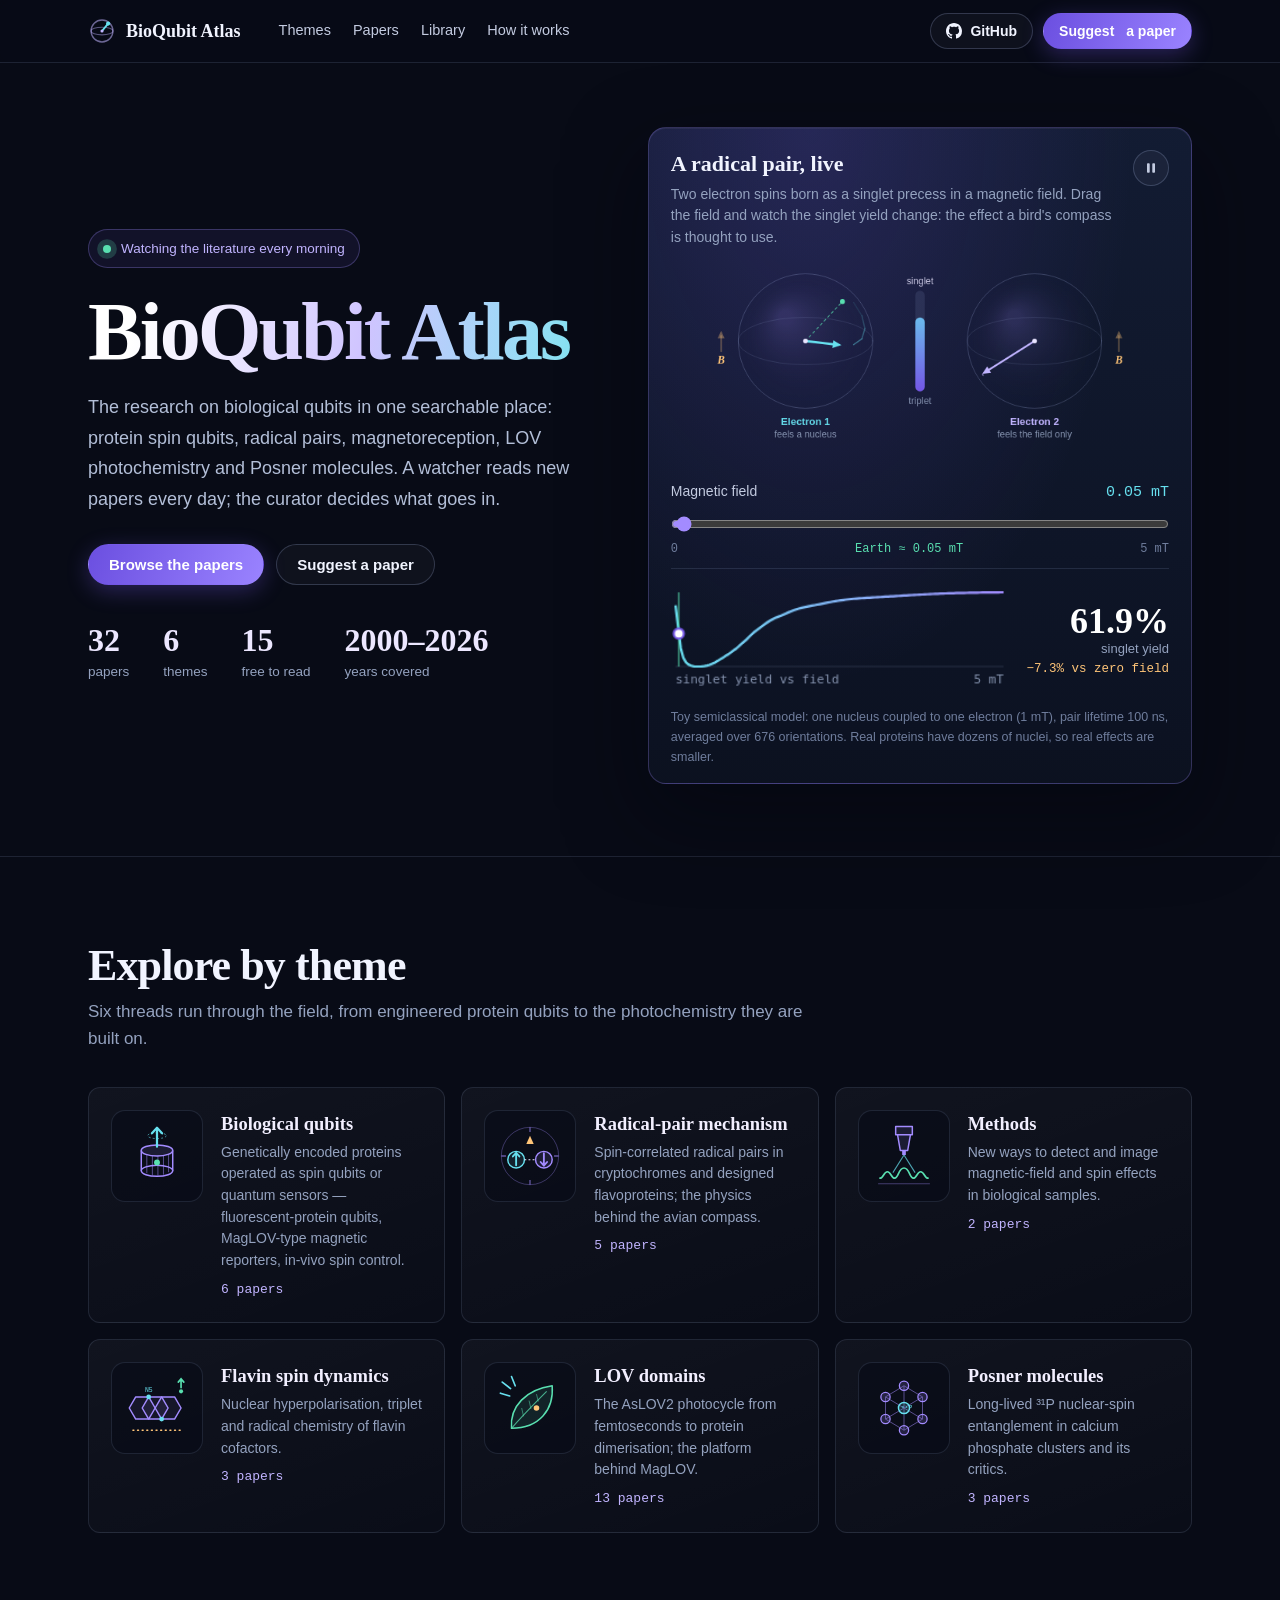
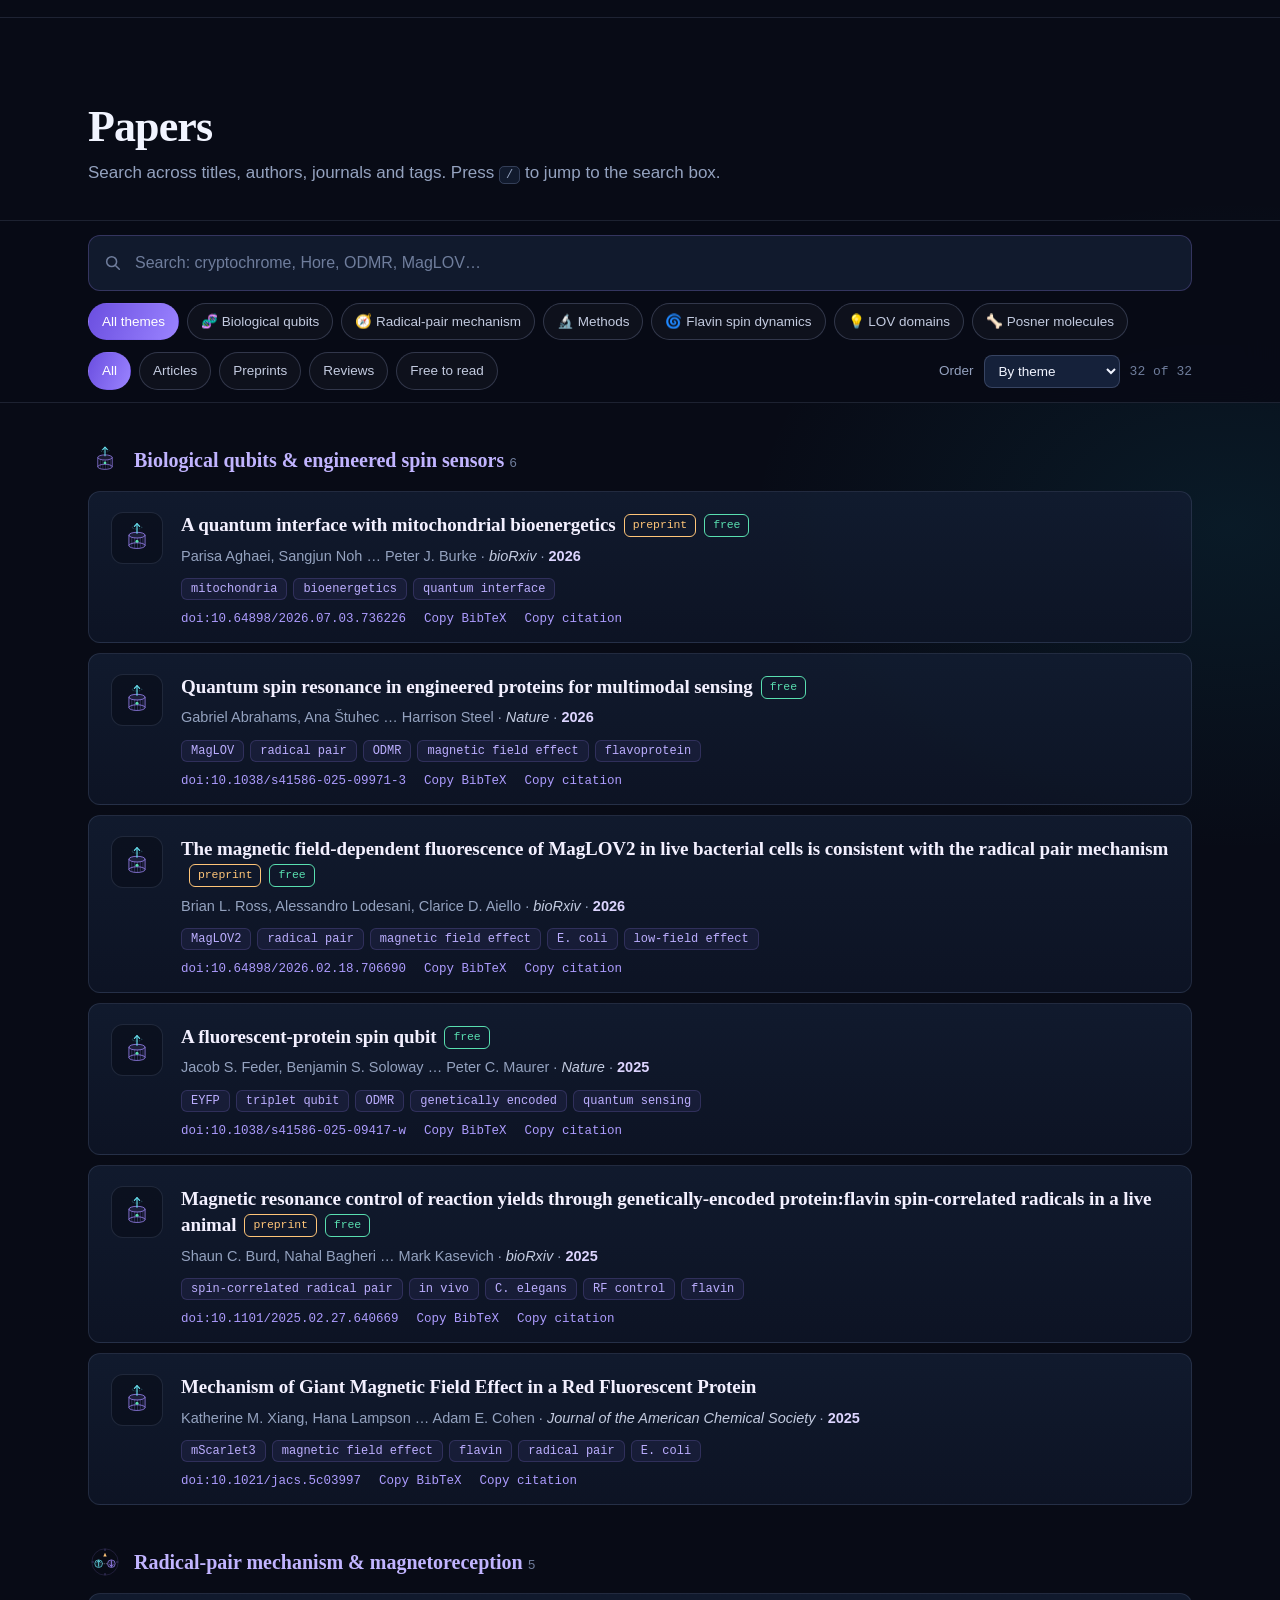
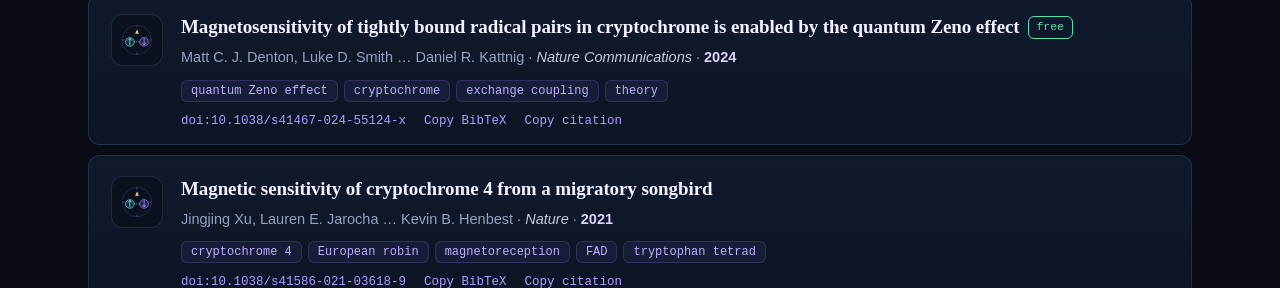
<file: index.html>
<!DOCTYPE html>
<html lang="en"><head><meta charset="utf-8">
<meta http-equiv="Content-Security-Policy" content="default-src 'none'; base-uri 'none'">
<title>BioQubit Atlas</title>
<meta http-equiv="refresh" content="0; url=docs/">
<link rel="canonical" href="docs/">
</head><body><p>Opening the <a href="docs/">BioQubit Atlas</a>…</p></body></html>
</file>
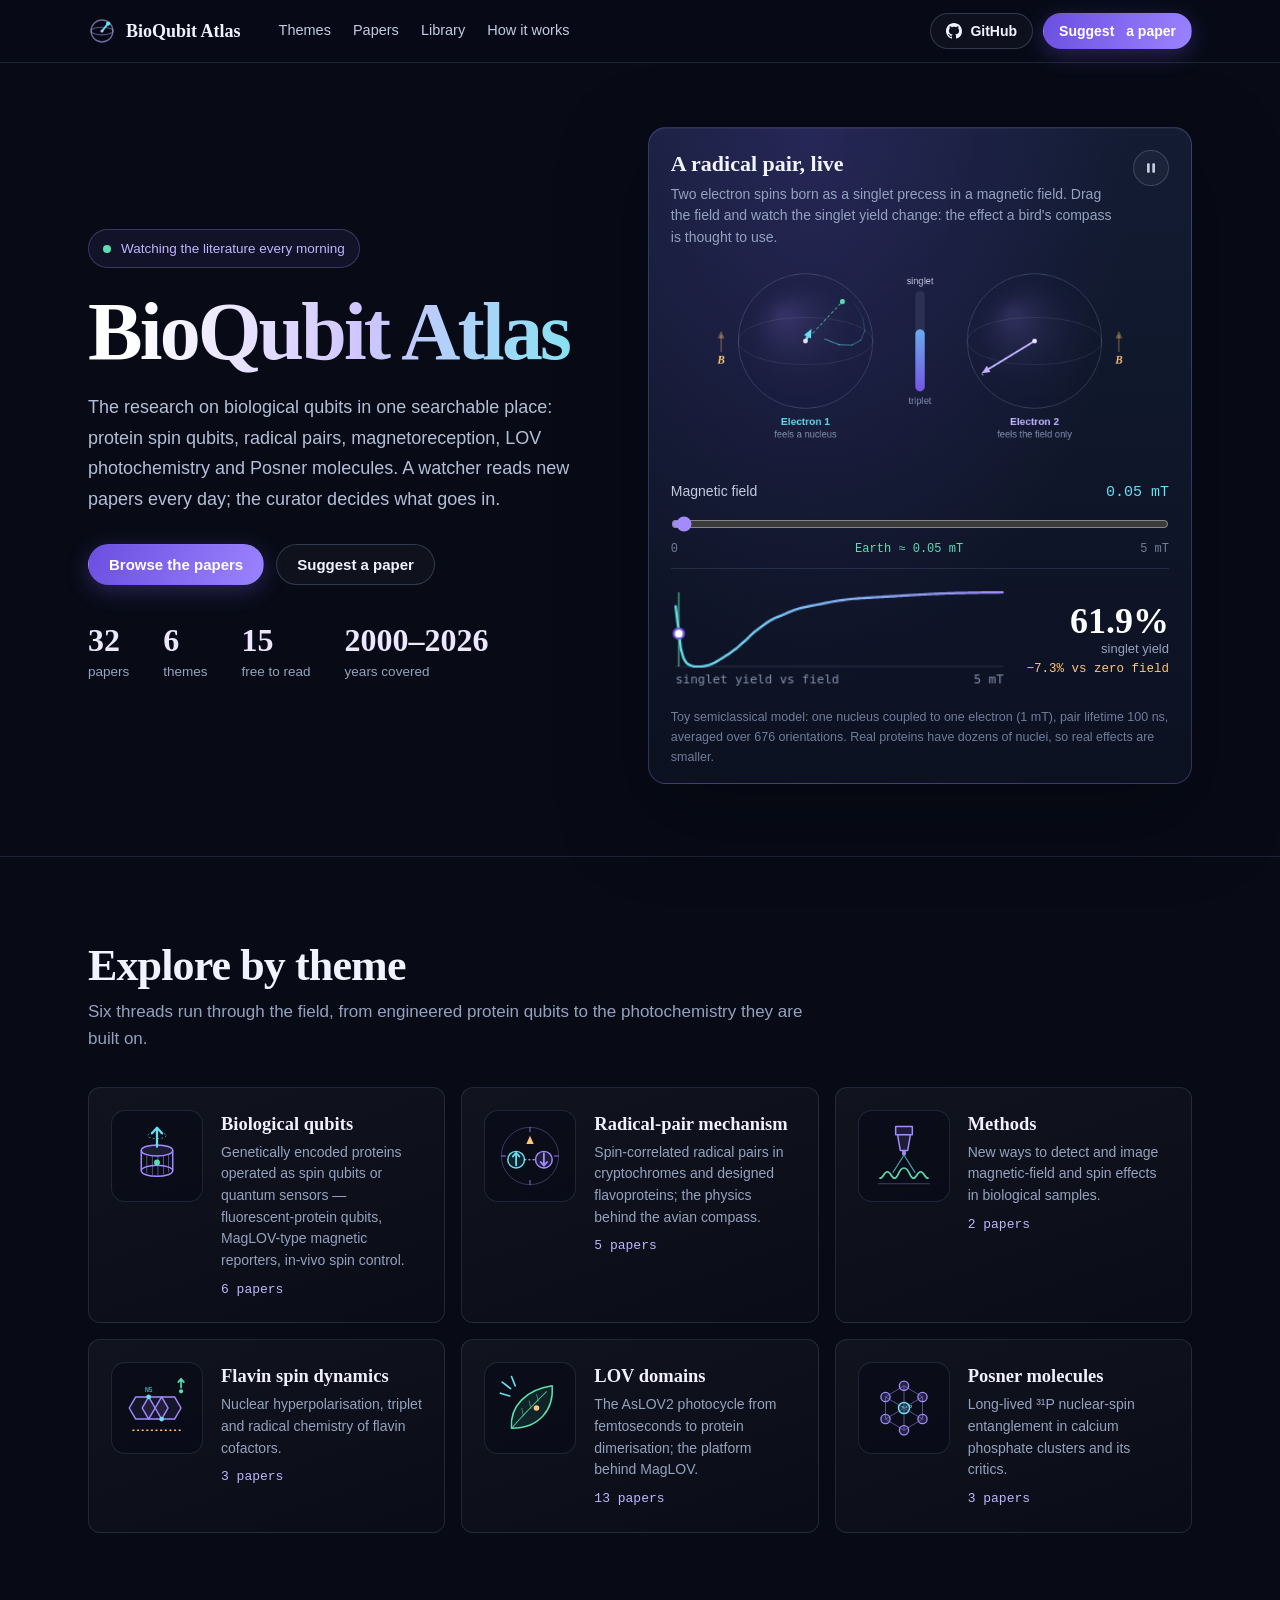
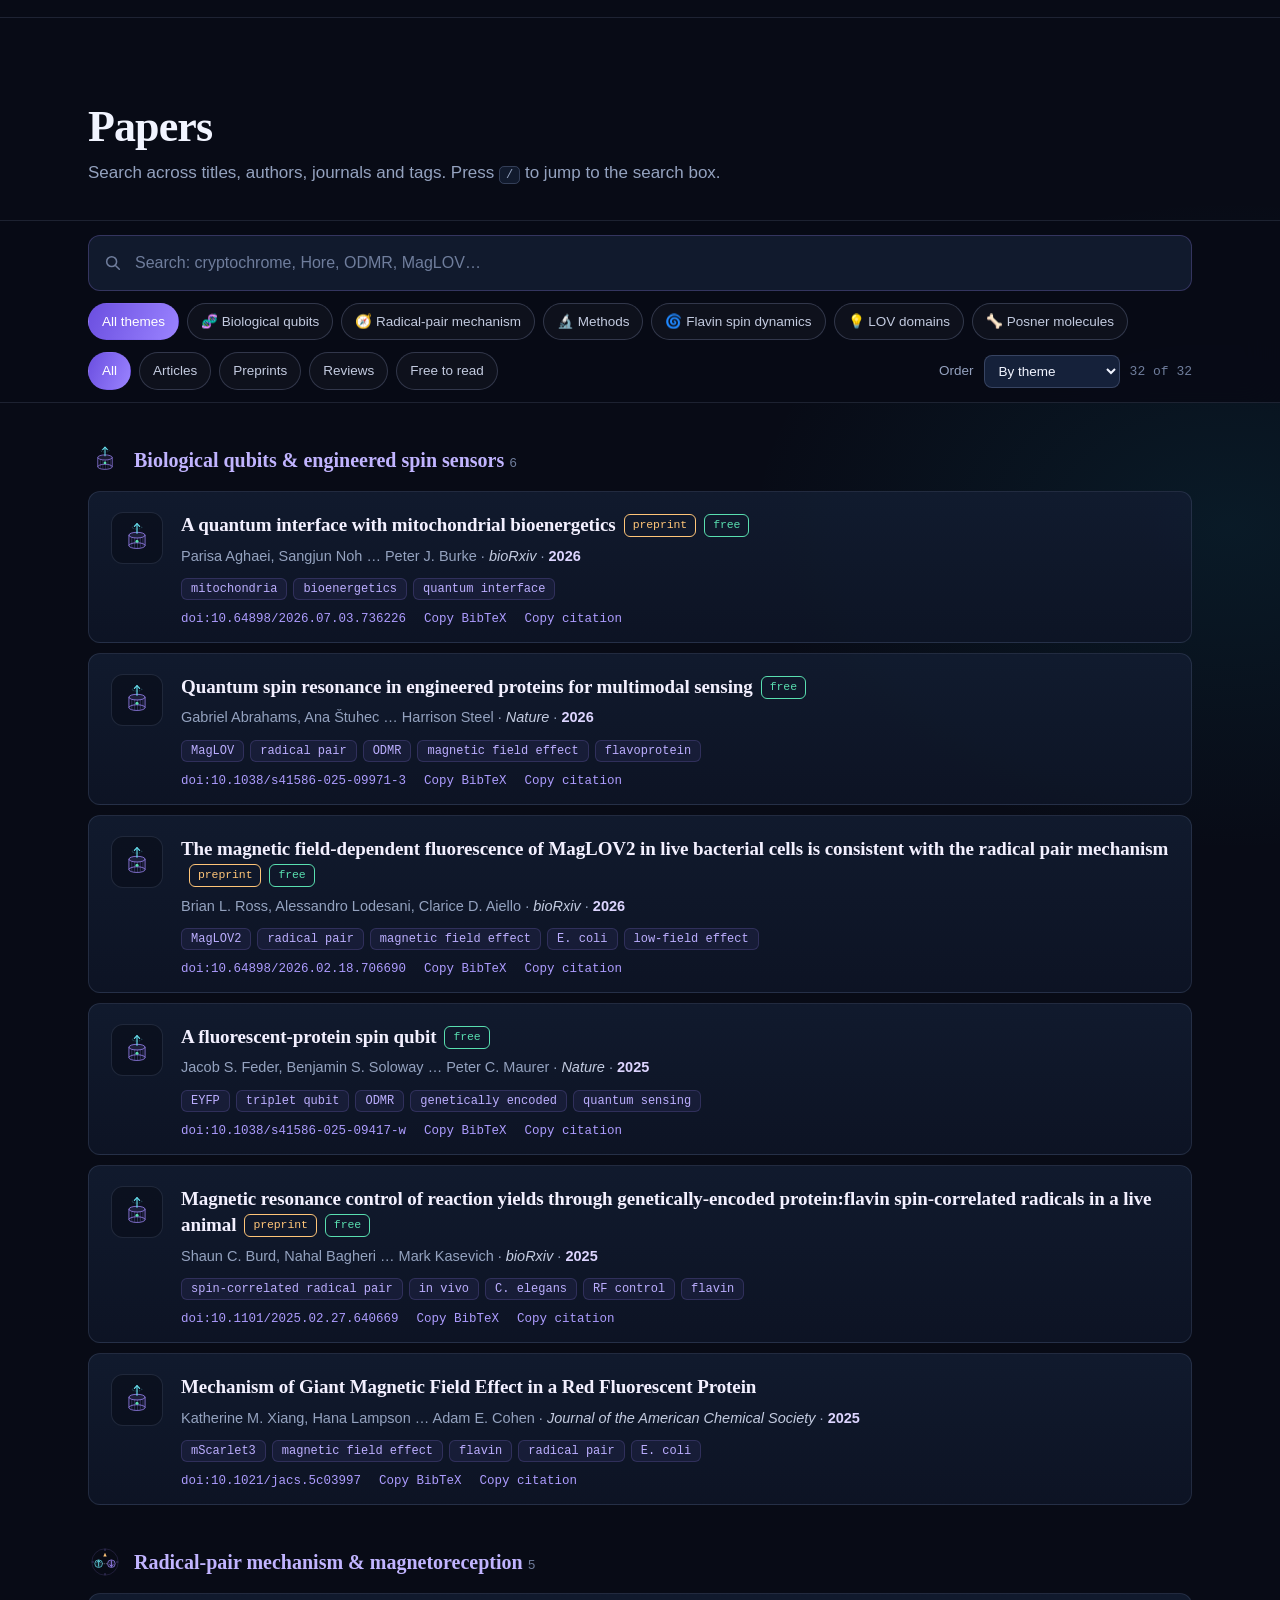
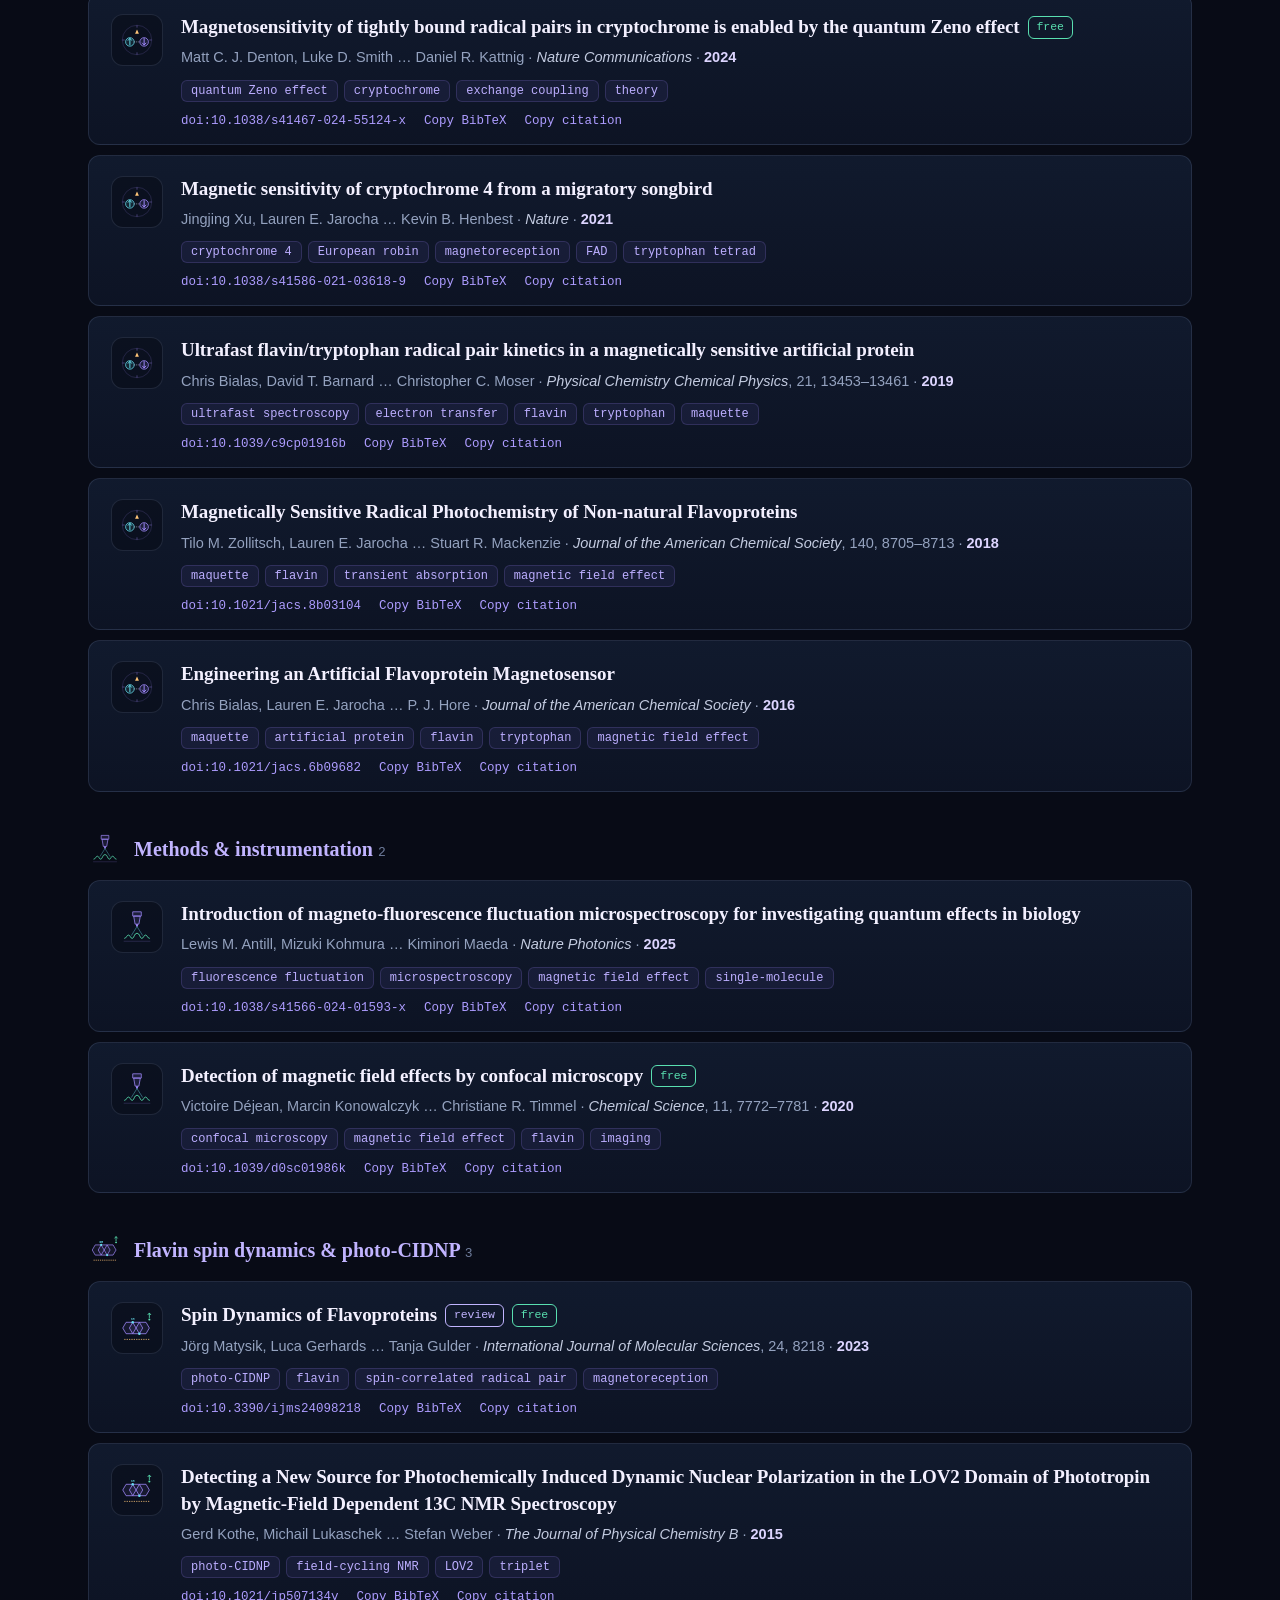
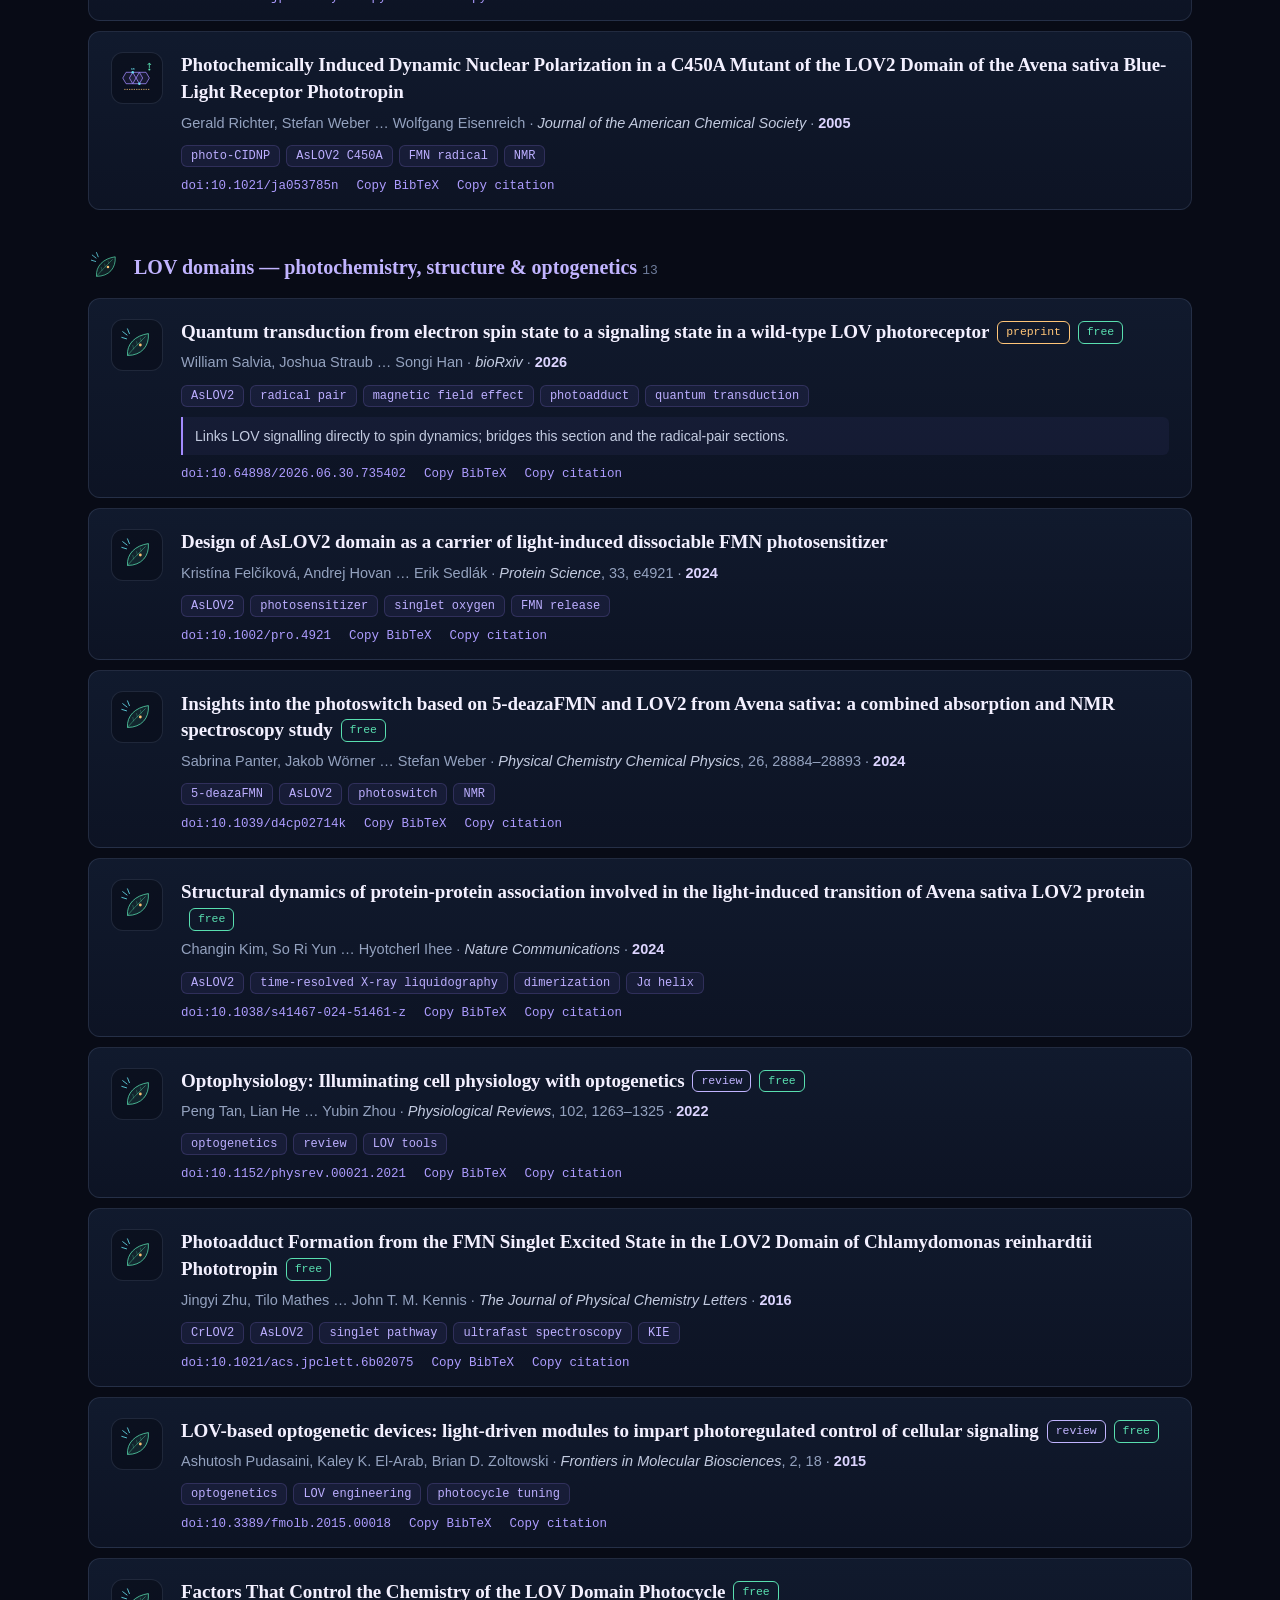
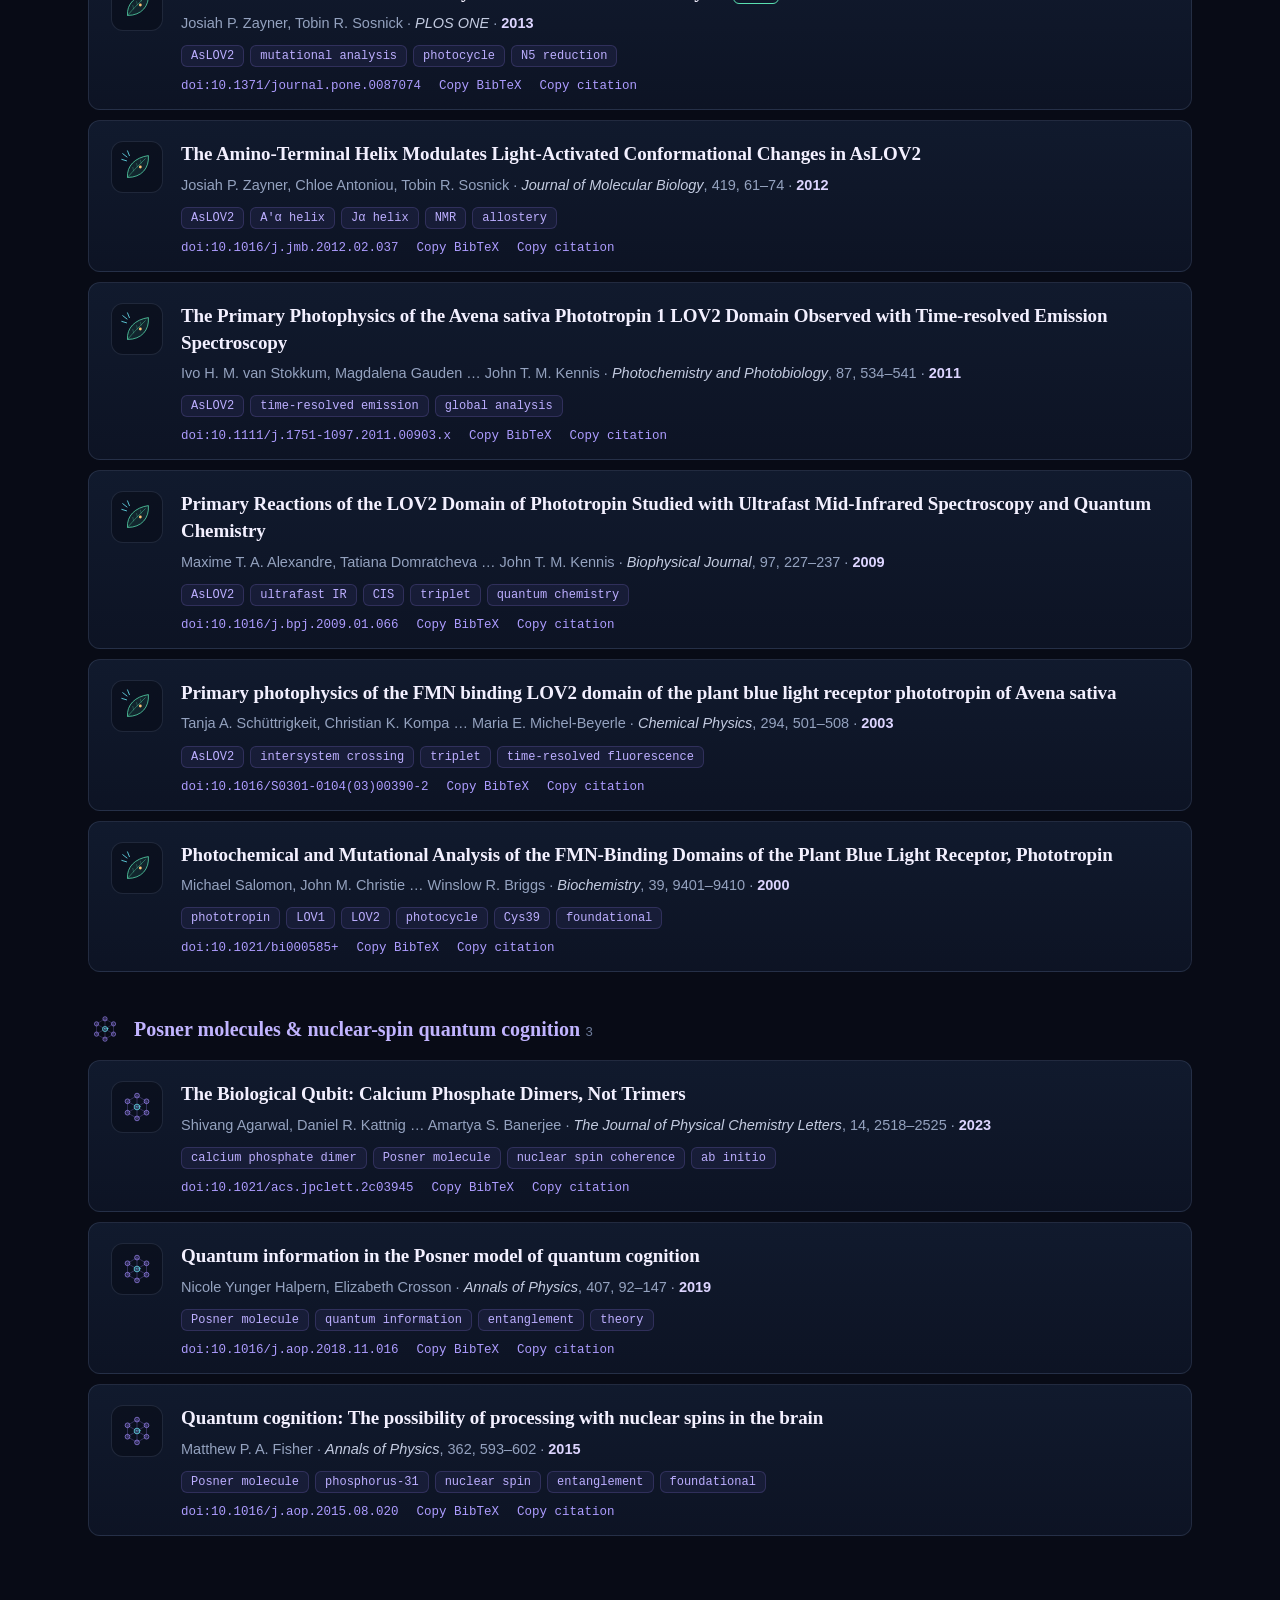
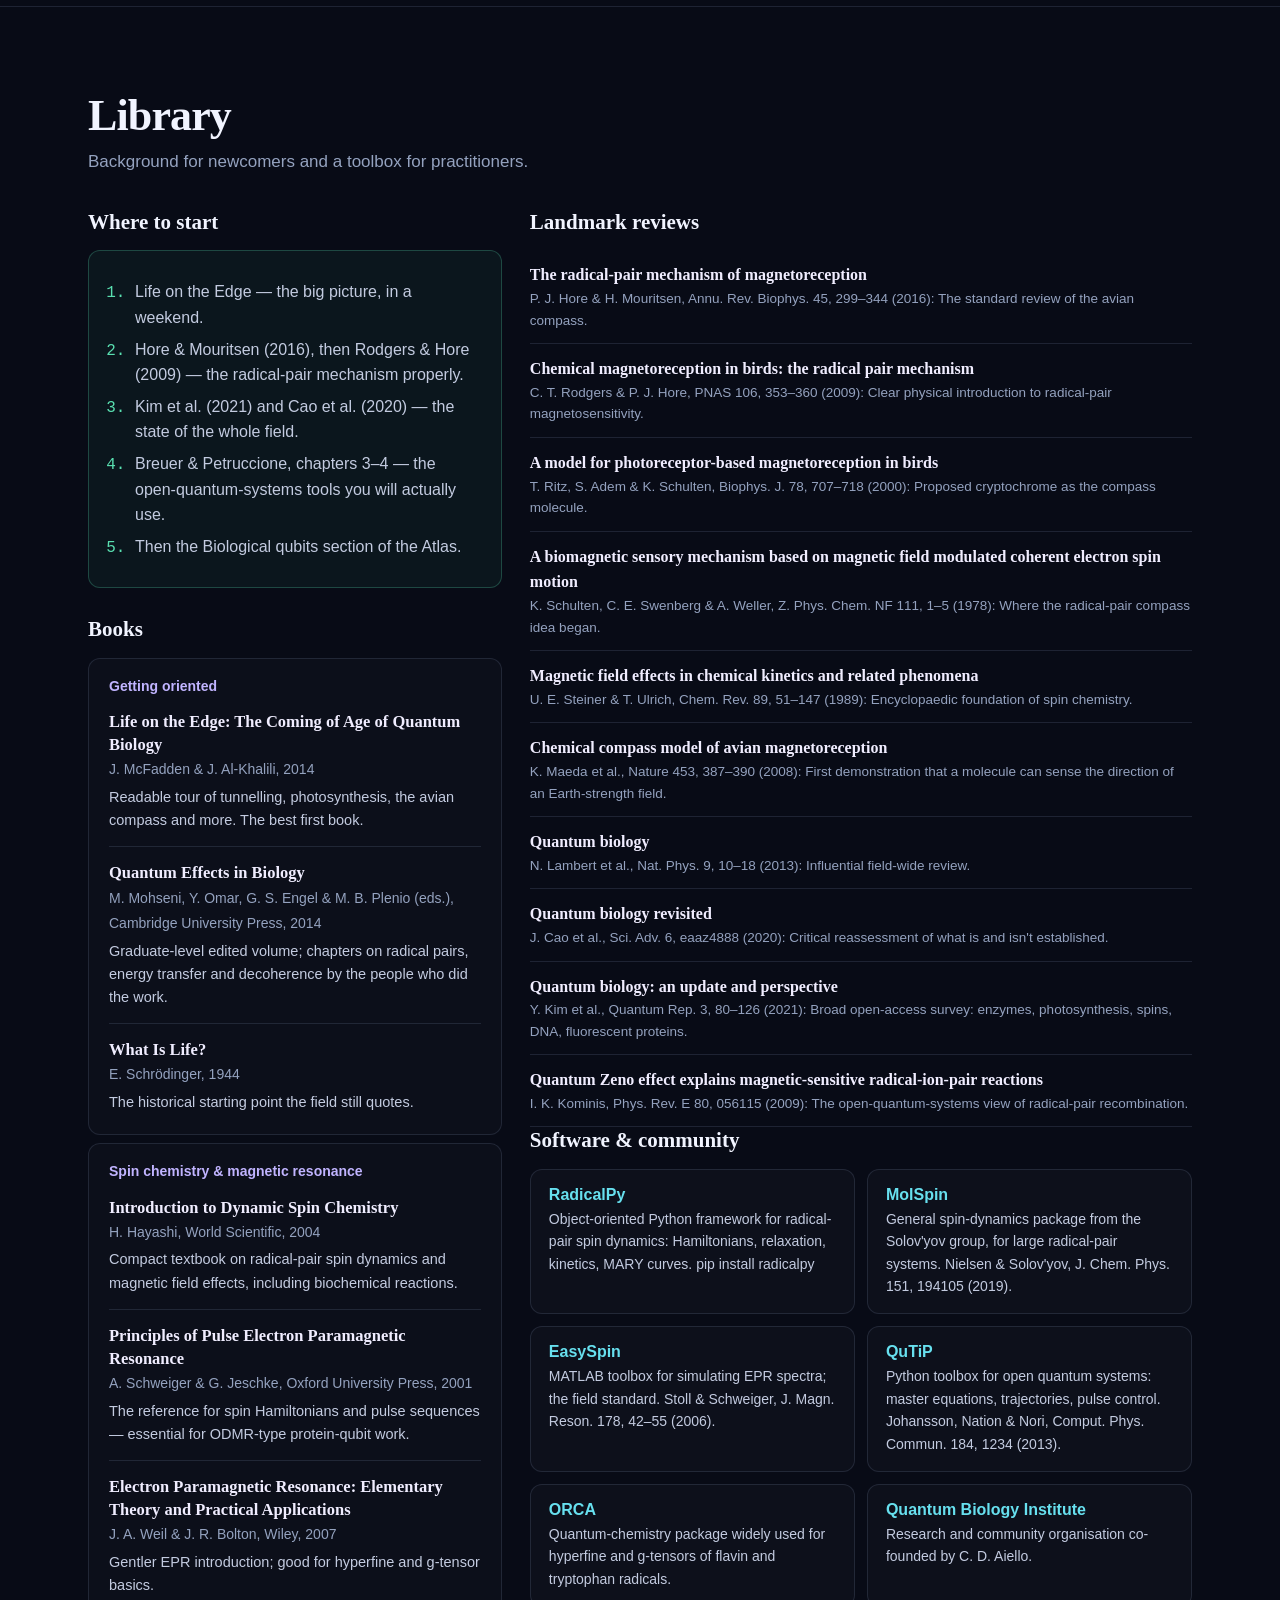
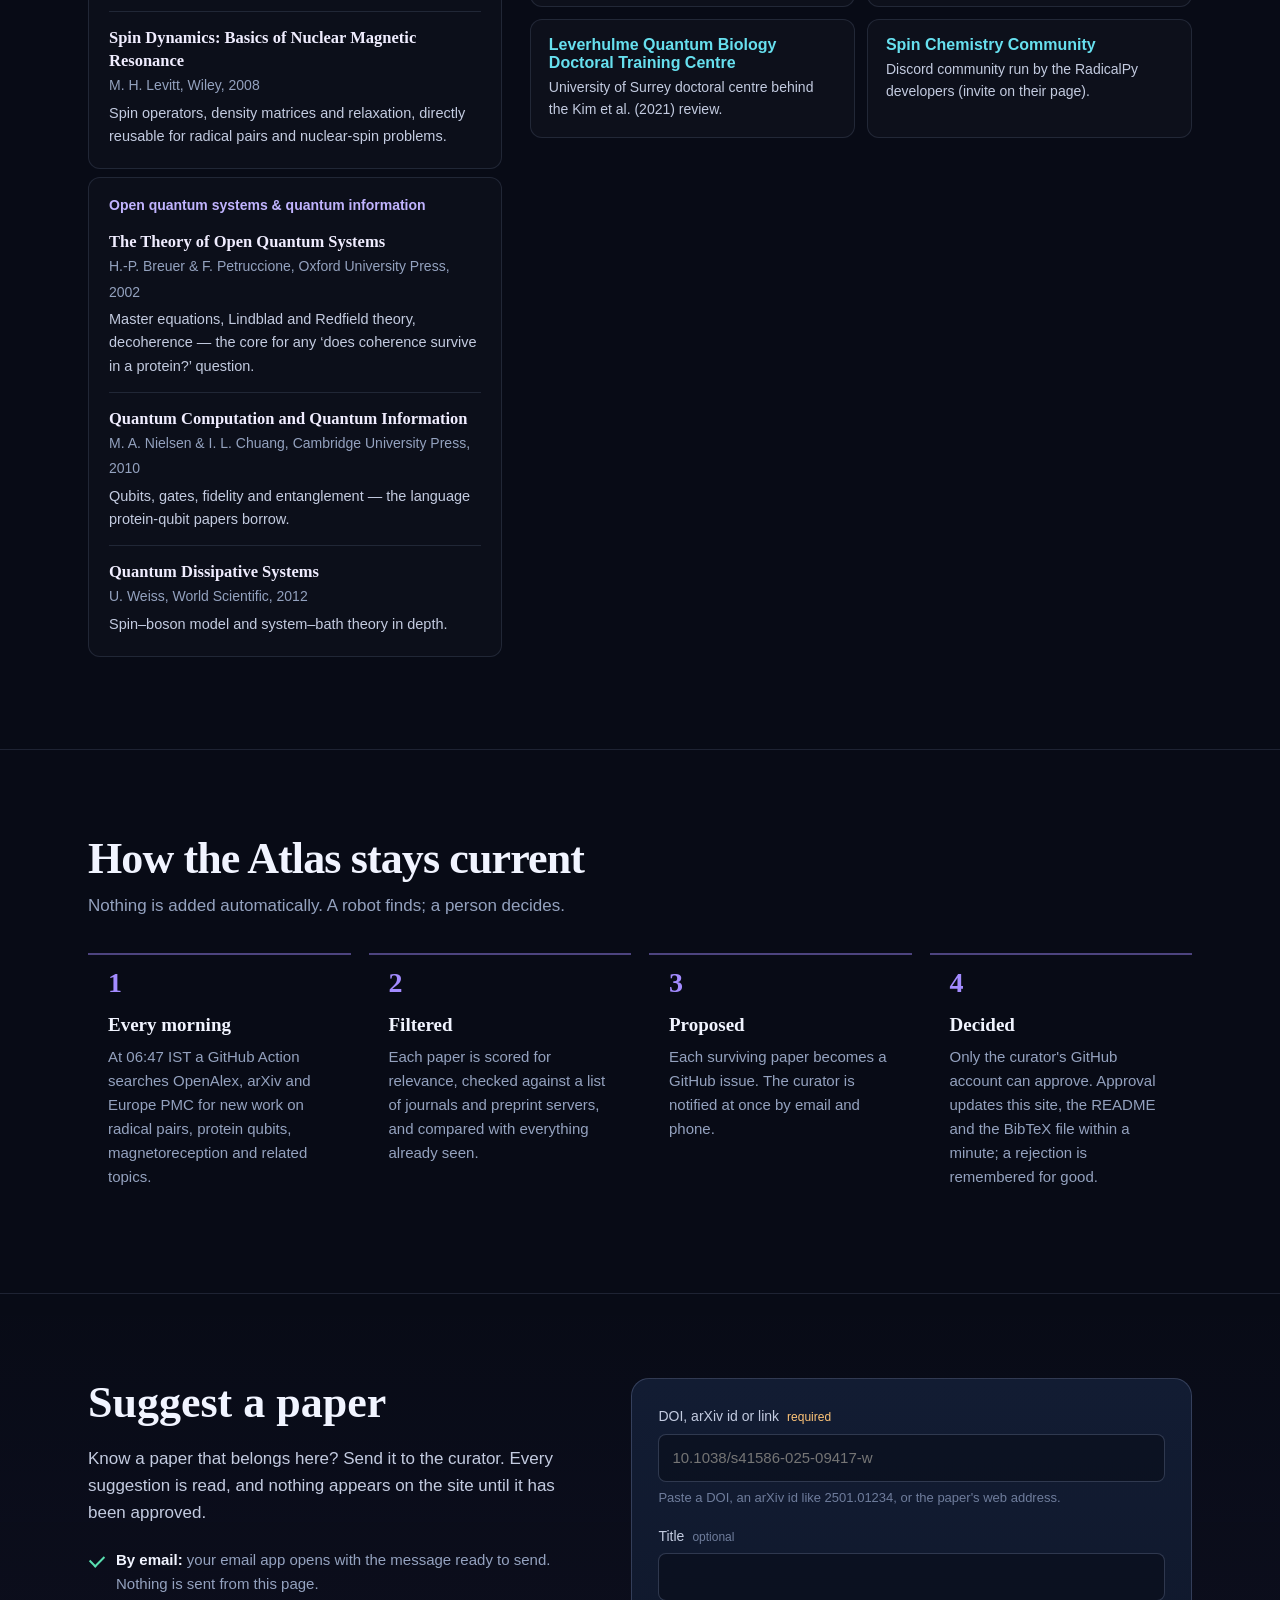
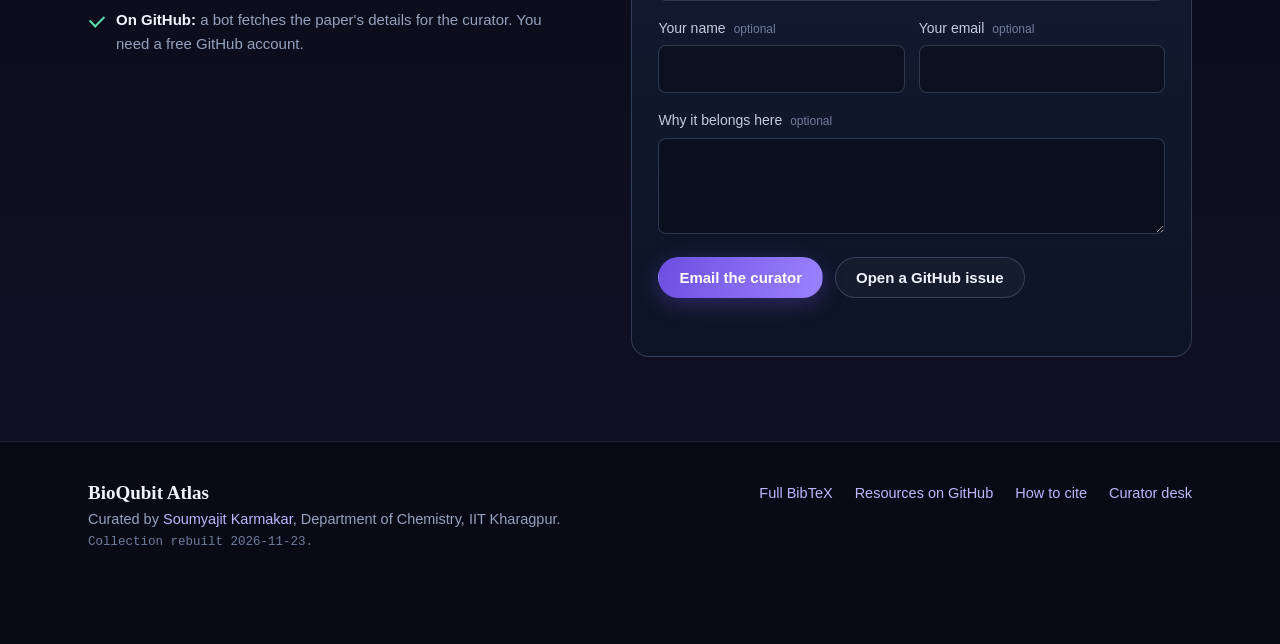
<file: docs/index.html>
<!DOCTYPE html>
<html lang="en">
<head>
<meta charset="utf-8">
<meta name="viewport" content="width=device-width, initial-scale=1">
<meta http-equiv="Content-Security-Policy" content="default-src 'self'; script-src 'self'; style-src 'self' https://fonts.googleapis.com; font-src https://fonts.gstatic.com; img-src 'self' data:; connect-src 'self' https://api.github.com; base-uri 'none'; form-action 'none'; object-src 'none'; frame-src 'none'; manifest-src 'self'">
<meta name="referrer" content="strict-origin-when-cross-origin">
<title>BioQubit Atlas — biological qubits & spin-based quantum biology</title>
<meta name="description" content="A curated, self-updating library of the research on biological qubits: protein spin qubits, radical pairs, magnetoreception, LOV photochemistry and Posner molecules.">
<meta property="og:title" content="BioQubit Atlas">
<meta property="og:description" content="The literature on biological qubits and spin-based quantum biology, curated and kept up to date.">
<meta property="og:image" content="https://compchemsk.github.io/Modern_Quantum_Biology/assets/og.png">
<meta property="og:url" content="https://compchemsk.github.io/Modern_Quantum_Biology/">
<meta property="og:type" content="website">
<meta name="twitter:card" content="summary_large_image">
<meta name="theme-color" content="#080b16">
<link rel="icon" href="assets/favicon.svg" type="image/svg+xml">
<link rel="preconnect" href="https://fonts.googleapis.com">
<link rel="preconnect" href="https://fonts.gstatic.com" crossorigin>
<link rel="stylesheet" href="https://fonts.googleapis.com/css2?family=DM+Mono:wght@400;500&family=DM+Sans:opsz,wght@9..40,400;9..40,500;9..40,600;9..40,700&family=Playfair+Display:ital,wght@0,500;0,600;0,700;1,500&display=swap">
<link rel="stylesheet" href="assets/app.css">
<script src="assets/app.js" defer></script>
</head>
<body>
<a class="skip" href="#papers">Skip to papers</a>

<nav class="nav" aria-label="Main">
  <div class="wrap nav-in">
    <a class="brand" href="#top" aria-label="BioQubit Atlas, back to top">
      <svg viewBox="0 0 32 32" aria-hidden="true"><circle cx="16" cy="16" r="12.5" fill="none" stroke="currentColor" stroke-width="1.6" opacity=".55"/><ellipse cx="16" cy="16" rx="12.5" ry="4.4" fill="none" stroke="currentColor" stroke-width="1.2" opacity=".45"/><path d="M16 16 L23 7.5" stroke="#67e0ef" stroke-width="2.2" stroke-linecap="round"/><circle cx="23" cy="7.5" r="2.4" fill="#67e0ef"/><circle cx="16" cy="16" r="1.8" fill="currentColor"/></svg>
      <span>BioQubit Atlas</span>
    </a>
    <div class="nav-links">
      <a href="#themes">Themes</a>
      <a href="#papers">Papers</a>
      <a href="#library">Library</a>
      <a href="#how">How it works</a>
    </div>
    <div class="nav-actions">
      <a class="btn btn-sm btn-ghost" id="ghLink" href="#" rel="noopener" target="_blank" aria-label="Repository on GitHub">
        <svg viewBox="0 0 16 16" aria-hidden="true"><path fill="currentColor" d="M8 0C3.58 0 0 3.58 0 8c0 3.54 2.29 6.53 5.47 7.59.4.07.55-.17.55-.38 0-.19-.01-.82-.01-1.49-2.01.37-2.53-.49-2.69-.94-.09-.23-.48-.94-.82-1.13-.28-.15-.68-.52-.01-.53.63-.01 1.08.58 1.23.82.72 1.21 1.87.87 2.33.66.07-.52.28-.87.51-1.07-1.78-.2-3.64-.89-3.64-3.95 0-.87.31-1.59.82-2.15-.08-.2-.36-1.02.08-2.12 0 0 .67-.21 2.2.82.64-.18 1.32-.27 2-.27.68 0 1.36.09 2 .27 1.53-1.04 2.2-.82 2.2-.82.44 1.1.16 1.92.08 2.12.51.56.82 1.27.82 2.15 0 3.07-1.87 3.75-3.65 3.95.29.25.54.73.54 1.48 0 1.07-.01 1.93-.01 2.2 0 .21.15.46.55.38A8.013 8.013 0 0016 8c0-4.42-3.58-8-8-8z"/></svg>
        <span class="hide-sm">GitHub</span>
      </a>
      <a class="btn btn-sm btn-primary" href="#suggest">Suggest<span class="hide-sm">&nbsp;a paper</span></a>
    </div>
  </div>
</nav>

<header class="hero" id="top">
  <div class="wrap hero-in">
    <div class="hero-copy">
      <p class="pill"><span class="dot" aria-hidden="true"></span><span id="pillText">Watching the literature every morning</span></p>
      <h1>BioQubit Atlas</h1>
      <p class="lede">The research on biological qubits in one searchable place: protein spin qubits, radical pairs, magnetoreception, LOV photochemistry and Posner molecules. A watcher reads new papers every day; the curator decides what goes in.</p>
      <div class="hero-cta">
        <a class="btn btn-primary" href="#papers">Browse the papers</a>
        <a class="btn btn-ghost" href="#suggest">Suggest a paper</a>
      </div>
      <dl class="stats" id="stats" aria-live="polite"></dl>
    </div>

    <figure class="sim" aria-labelledby="simCap">
      <div class="sim-head">
        <div>
          <h2 class="sim-title">A radical pair, live</h2>
          <p class="sim-sub" id="simCap">Two electron spins born as a singlet precess in a magnetic field. Drag the field and watch the singlet yield change: the effect a bird's compass is thought to use.</p>
        </div>
        <button class="icon-btn" id="simPause" type="button" aria-pressed="false" aria-label="Pause animation">
          <svg viewBox="0 0 20 20" aria-hidden="true"><rect x="5" y="4" width="3.4" height="12" rx="1" fill="currentColor"/><rect x="11.6" y="4" width="3.4" height="12" rx="1" fill="currentColor"/></svg>
        </button>
      </div>
      <canvas id="simCanvas" width="640" height="270" role="img" aria-label="Two spin vectors precessing around a magnetic field; a bar shows their singlet character."></canvas>
      <div class="sim-controls">
        <label for="bField">Magnetic field <output id="bOut" for="bField">0.05 mT</output></label>
        <input id="bField" type="range" min="0" max="5" step="0.01" value="0.05">
        <div class="sim-ticks" aria-hidden="true"><span>0</span><span class="earth">Earth ≈ 0.05 mT</span><span>5 mT</span></div>
      </div>
      <div class="sim-read">
        <div class="mary">
          <canvas id="maryCanvas" width="300" height="96" role="img" aria-label="Singlet yield as a function of field strength"></canvas>
        </div>
        <div class="yield">
          <span class="yield-num" id="yieldNum">—</span>
          <span class="yield-lab">singlet yield</span>
          <span class="yield-delta" id="yieldDelta"></span>
        </div>
      </div>
      <figcaption class="sim-note">Toy semiclassical model: one nucleus coupled to one electron (1&nbsp;mT), pair lifetime 100&nbsp;ns, averaged over 676 orientations. Real proteins have dozens of nuclei, so real effects are smaller.</figcaption>
    </figure>
  </div>
</header>

<main>
  <section class="band" id="themes" aria-labelledby="themesH">
    <div class="wrap">
      <div class="band-head">
        <h2 id="themesH">Explore by theme</h2>
        <p>Six threads run through the field, from engineered protein qubits to the photochemistry they are built on.</p>
      </div>
      <div class="themes" id="themeGrid"></div>
    </div>
  </section>

  <section class="band band-papers" id="papers" aria-labelledby="papersH">
    <div class="wrap">
      <div class="band-head">
        <h2 id="papersH">Papers</h2>
        <p>Search across titles, authors, journals and tags. Press <kbd>/</kbd> to jump to the search box.</p>
      </div>
    </div>
    <div class="controls" id="controls">
      <div class="wrap">
        <div class="search-wrap">
          <svg viewBox="0 0 20 20" aria-hidden="true"><circle cx="8.5" cy="8.5" r="5.5" fill="none" stroke="currentColor" stroke-width="1.7"/><path d="M13 13l4 4" stroke="currentColor" stroke-width="1.7" stroke-linecap="round"/></svg>
          <input id="q" class="search" type="search" placeholder="Search: cryptochrome, Hore, ODMR, MagLOV…" autocomplete="off" aria-label="Search papers">
        </div>
        <div class="chips" id="cats" role="group" aria-label="Filter by theme"></div>
        <div class="row">
          <div class="chips chips-tight" id="types" role="group" aria-label="Filter by type"></div>
          <div class="sort">
            <label for="sort">Order</label>
            <select id="sort">
              <option value="section">By theme</option>
              <option value="timeline">Timeline</option>
              <option value="new">Newest first</option>
              <option value="old">Oldest first</option>
              <option value="added">Recently added</option>
            </select>
            <span class="count" id="count" aria-live="polite"></span>
          </div>
        </div>
      </div>
    </div>
    <div class="wrap" id="list"><p class="empty">Loading the collection…</p></div>
  </section>

  <section class="band" id="library" aria-labelledby="libraryH">
    <div class="wrap">
      <div class="band-head">
        <h2 id="libraryH">Library</h2>
        <p>Background for newcomers and a toolbox for practitioners.</p>
      </div>
      <div id="libraryBody"></div>
    </div>
  </section>

  <section class="band" id="how" aria-labelledby="howH">
    <div class="wrap">
      <div class="band-head">
        <h2 id="howH">How the Atlas stays current</h2>
        <p>Nothing is added automatically. A robot finds; a person decides.</p>
      </div>
      <ol class="steps">
        <li><h3>Every morning</h3><p>At 06:47 IST a GitHub Action searches OpenAlex, arXiv and Europe PMC for new work on radical pairs, protein qubits, magnetoreception and related topics.</p></li>
        <li><h3>Filtered</h3><p>Each paper is scored for relevance, checked against a list of journals and preprint servers, and compared with everything already seen.</p></li>
        <li><h3>Proposed</h3><p>Each surviving paper becomes a GitHub issue. The curator is notified at once by email and phone.</p></li>
        <li><h3>Decided</h3><p>Only the curator's GitHub account can approve. Approval updates this site, the README and the BibTeX file within a minute; a rejection is remembered for good.</p></li>
      </ol>
    </div>
  </section>

  <section class="band band-suggest" id="suggest" aria-labelledby="suggestH">
    <div class="wrap suggest-in">
      <div class="suggest-copy">
        <h2 id="suggestH">Suggest a paper</h2>
        <p>Know a paper that belongs here? Send it to the curator. Every suggestion is read, and nothing appears on the site until it has been approved.</p>
        <ul class="ticks">
          <li><b>By email:</b> your email app opens with the message ready to send. Nothing is sent from this page.</li>
          <li><b>On GitHub:</b> a bot fetches the paper's details for the curator. You need a free GitHub account.</li>
        </ul>
      </div>
      <form class="card form" id="suggestForm" novalidate>
        <div class="field">
          <label for="sDoi">DOI, arXiv id or link <span class="req">required</span></label>
          <input id="sDoi" name="doi" required autocomplete="off" placeholder="10.1038/s41586-025-09417-w" maxlength="300">
          <p class="hint" id="sDoiHint">Paste a DOI, an arXiv id like 2501.01234, or the paper's web address.</p>
        </div>
        <div class="field">
          <label for="sTitle">Title <span class="opt">optional</span></label>
          <input id="sTitle" name="title" autocomplete="off" maxlength="300">
        </div>
        <div class="field-row">
          <div class="field">
            <label for="sName">Your name <span class="opt">optional</span></label>
            <input id="sName" name="name" autocomplete="name" maxlength="120">
          </div>
          <div class="field">
            <label for="sMail">Your email <span class="opt">optional</span></label>
            <input id="sMail" name="email" type="email" autocomplete="email" maxlength="160">
          </div>
        </div>
        <div class="field">
          <label for="sWhy">Why it belongs here <span class="opt">optional</span></label>
          <textarea id="sWhy" name="why" rows="3" maxlength="1500"></textarea>
        </div>
        <div class="form-actions">
          <button class="btn btn-primary" type="button" id="sendMail">Email the curator</button>
          <button class="btn btn-ghost" type="button" id="sendGh">Open a GitHub issue</button>
        </div>
        <p class="form-msg" id="formMsg" role="status"></p>
      </form>
    </div>
  </section>
</main>

<footer class="foot">
  <div class="wrap foot-in">
    <div>
      <p class="foot-brand">BioQubit Atlas</p>
      <p id="footCurator">Curated at IIT Kharagpur.</p>
      <p class="foot-small" id="gen"></p>
    </div>
    <div class="foot-links">
      <a id="fBib" href="#" target="_blank" rel="noopener">Full BibTeX</a>
      <a id="fRes" href="#" target="_blank" rel="noopener">Resources on GitHub</a>
      <a id="fCite" href="#" target="_blank" rel="noopener">How to cite</a>
      <button type="button" class="linklike" id="openDesk">Curator desk</button>
    </div>
  </div>
</footer>

<dialog class="desk" id="desk" aria-labelledby="deskH">
  <div class="desk-head">
    <h2 id="deskH">Curator desk</h2>
    <button class="icon-btn" type="button" id="closeDesk" aria-label="Close curator desk">
      <svg viewBox="0 0 20 20" aria-hidden="true"><path d="M5 5l10 10M15 5L5 15" stroke="currentColor" stroke-width="1.8" stroke-linecap="round"/></svg>
    </button>
  </div>
  <p class="desk-lock">
    <svg viewBox="0 0 20 20" aria-hidden="true"><rect x="4" y="9" width="12" height="8.5" rx="2" fill="none" stroke="currentColor" stroke-width="1.6"/><path d="M7 9V6.5a3 3 0 016 0V9" fill="none" stroke="currentColor" stroke-width="1.6"/></svg>
    This page can't change anything. Approving and adding happen on GitHub, and only the curator's account is allowed to.
  </p>
  <h3>Waiting for your decision</h3>
  <div id="pending" class="pending"><p class="muted">Checking GitHub…</p></div>
  <h3>Add a paper yourself</h3>
  <form class="desk-add" id="deskAdd" novalidate>
    <input id="dDoi" placeholder="DOI or arXiv id" aria-label="DOI or arXiv id" autocomplete="off" maxlength="300">
    <button class="btn btn-sm btn-primary" type="submit">Add on GitHub</button>
  </form>
  <p class="muted small">Opens a pre-filled issue titled “Add: …”. When you submit it from your own account, the paper goes straight in. From anyone else it waits for review.</p>
  <h3>Shortcuts</h3>
  <div class="desk-links" id="deskLinks"></div>
</dialog>

<div class="toast" id="toast" role="status" aria-live="polite"></div>
<noscript><p class="noscript">This site needs JavaScript to show the collection. The full list is also in the repository's README.</p></noscript>
</body>
</html>
</file>
<file: docs/assets/app.css>
/* BioQubit Atlas — night palette, Playfair / DM Sans / DM Mono */
:root {
  color-scheme: dark;
  --night: #080b16;
  --night-2: #0c1120;
  --panel: #111a2d;
  --panel-2: #15213a;
  --ink: #f1f4ff;
  --ink-2: #c3cbe0;
  --muted: #94a2bf;
  --faint: #6f7d9c;
  --line: rgba(164, 181, 224, .14);
  --line-2: rgba(164, 181, 224, .24);
  --violet: #a38bff;
  --violet-2: #c1b4ff;
  --violet-deep: #7456e5;
  --cyan: #67e0ef;
  --mint: #59dfb0;
  --amber: #ffc578;
  --rose: #ff8fb1;
  --serif: "Playfair Display", "Iowan Old Style", Georgia, serif;
  --sans: "DM Sans", -apple-system, BlinkMacSystemFont, "Segoe UI", sans-serif;
  --mono: "DM Mono", ui-monospace, SFMono-Regular, Menlo, Consolas, monospace;
  --r-lg: 18px;
  --r-md: 12px;
  --r-sm: 8px;
}

* { box-sizing: border-box; }
html { scroll-behavior: smooth; scroll-padding-top: 72px; }
body {
  margin: 0;
  color: var(--ink);
  background:
    radial-gradient(ellipse 60rem 40rem at 6% -4%, rgba(102, 73, 218, .20), transparent 60%),
    radial-gradient(ellipse 50rem 34rem at 96% 18%, rgba(22, 162, 191, .10), transparent 60%),
    var(--night);
  font: 16px/1.6 var(--sans);
  -webkit-font-smoothing: antialiased;
  text-rendering: optimizeLegibility;
}
::selection { color: #fff; background: rgba(127, 99, 255, .55); }
a { color: var(--violet-2); text-decoration: none; }
a:hover { color: var(--cyan); }
button, input, select, textarea { font: inherit; color: inherit; }
:focus-visible { outline: 2px solid var(--cyan); outline-offset: 3px; border-radius: 4px; }
svg { display: block; }
kbd { font: 12px var(--mono); padding: 1px 6px; border: 1px solid var(--line-2); border-radius: 5px; background: var(--panel); }
.wrap { width: min(1160px, 100%); margin: 0 auto; padding: 0 28px; }
.skip { position: absolute; left: -999px; top: 8px; z-index: 100; padding: 8px 14px; background: var(--violet-deep); color: #fff; border-radius: 8px; }
.skip:focus { left: 12px; }
.muted { color: var(--muted); }
.small { font-size: 13px; }
.noscript { padding: 20px; text-align: center; color: var(--amber); }

/* ---------- buttons ---------- */
.btn {
  display: inline-flex; align-items: center; gap: 8px;
  padding: 12px 20px;
  border: 1px solid transparent; border-radius: 999px;
  font: 600 15px/1 var(--sans); cursor: pointer;
  transition: background .2s, border-color .2s, color .2s, transform .15s;
}
.btn:active { transform: translateY(1px); }
.btn svg { width: 16px; height: 16px; }
.btn-sm { padding: 9px 15px; font-size: 14px; }
.btn-primary { color: #fff; background: linear-gradient(110deg, #6b4fe0, #9a83ff); box-shadow: 0 6px 22px rgba(116, 86, 229, .32); }
.btn-primary:hover { color: #fff; background: linear-gradient(110deg, #7a5ff0, #ab97ff); }
.btn-ghost { color: var(--ink); border-color: var(--line-2); background: rgba(255, 255, 255, .03); }
.btn-ghost:hover { color: #fff; border-color: var(--violet); background: rgba(143, 118, 255, .10); }
.icon-btn {
  display: grid; place-items: center; flex: none;
  width: 36px; height: 36px; border-radius: 50%;
  border: 1px solid var(--line-2); background: rgba(255, 255, 255, .04); color: var(--ink-2); cursor: pointer;
}
.icon-btn svg { width: 16px; height: 16px; }
.icon-btn:hover { color: #fff; border-color: var(--violet); }
.linklike { padding: 0; border: 0; background: none; color: var(--violet-2); cursor: pointer; text-align: left; }
.linklike:hover { color: var(--cyan); }

/* ---------- nav ---------- */
.nav {
  position: sticky; top: 0; z-index: 20;
  border-bottom: 1px solid var(--line);
  background: rgba(8, 11, 22, .78);
  backdrop-filter: blur(18px) saturate(140%);
  -webkit-backdrop-filter: blur(18px) saturate(140%);
}
.nav-in { display: flex; align-items: center; gap: 24px; height: 62px; }
.btn, .brand span { white-space: nowrap; }
.brand { display: flex; align-items: center; gap: 10px; color: var(--ink); font: 600 18px/1 var(--serif); }
.brand svg { width: 28px; height: 28px; color: var(--violet-2); }
.brand:hover { color: #fff; }
.nav-links { display: flex; gap: 22px; margin-left: 14px; }
.nav-links a { color: var(--ink-2); font-size: 14.5px; }
.nav-links a:hover { color: #fff; }
.nav-actions { display: flex; gap: 10px; margin-left: auto; }

/* ---------- hero ---------- */
.hero { padding: 64px 0 72px; border-bottom: 1px solid var(--line); }
.hero-in { display: grid; grid-template-columns: minmax(0, 1fr) minmax(0, 1.08fr); gap: 56px; align-items: center; }
.pill {
  display: inline-flex; align-items: center; gap: 10px; margin: 0;
  padding: 8px 14px; border: 1px solid rgba(163, 139, 255, .28); border-radius: 999px;
  background: rgba(112, 88, 218, .10); color: var(--violet-2); font-size: 13.5px;
}
.dot { width: 8px; height: 8px; border-radius: 50%; background: var(--mint); box-shadow: 0 0 0 0 rgba(89, 223, 176, .7); animation: beat 2.4s ease-out infinite; }
@keyframes beat { 0% { box-shadow: 0 0 0 0 rgba(89, 223, 176, .6); } 70%, 100% { box-shadow: 0 0 0 9px rgba(89, 223, 176, 0); } }
h1 {
  margin: 22px 0 18px;
  font: 600 clamp(48px, 6.4vw, 84px)/1.02 var(--serif);
  letter-spacing: -.035em;
  background: linear-gradient(100deg, #fff 10%, #cfc4ff 55%, #7fe6f1 100%);
  -webkit-background-clip: text; background-clip: text; -webkit-text-fill-color: transparent;
}
.lede { max-width: 34em; margin: 0; color: #b3bfd8; font-size: 18px; line-height: 1.7; }
.hero-cta { display: flex; flex-wrap: wrap; gap: 12px; margin-top: 30px; }
.stats { display: flex; flex-wrap: wrap; gap: 34px; margin: 38px 0 0; }
.stats div { min-width: 0; }
.stats dt { color: var(--muted); font-size: 13.5px; }
.stats dd { margin: 0 0 2px; font: 600 32px/1.1 var(--serif); color: #ece7ff; }
.stats div { display: flex; flex-direction: column-reverse; }

/* simulator — the one bold element */
.sim {
  position: relative; margin: 0;
  padding: 22px 22px 16px;
  border: 1px solid rgba(163, 139, 255, .26); border-radius: var(--r-lg);
  background:
    radial-gradient(ellipse at 30% 0%, rgba(116, 86, 229, .20), transparent 60%),
    linear-gradient(180deg, rgba(20, 30, 54, .92), rgba(12, 18, 33, .96));
  box-shadow: 0 30px 80px rgba(3, 5, 14, .55), inset 0 1px 0 rgba(255, 255, 255, .05);
}
.sim-head { display: flex; gap: 16px; align-items: flex-start; justify-content: space-between; }
.sim-title { margin: 0; font: 600 22px/1.25 var(--serif); }
.sim-sub { margin: 6px 0 0; max-width: 36em; color: var(--muted); font-size: 14px; line-height: 1.55; }
#simCanvas { width: 100%; height: auto; aspect-ratio: 640 / 270; margin-top: 8px; }
.sim-controls { margin-top: 6px; }
.sim-controls label { display: flex; justify-content: space-between; align-items: baseline; color: var(--ink-2); font-size: 14px; }
.sim-controls output { font: 500 15px var(--mono); color: var(--cyan); }
input[type=range] { width: 100%; margin: 10px 0 4px; accent-color: var(--violet); height: 22px; }
.sim-ticks { position: relative; display: flex; justify-content: space-between; color: var(--faint); font: 12px var(--mono); }
.sim-ticks .earth { color: var(--mint); }
.sim-read { display: grid; grid-template-columns: 1fr auto; gap: 18px; align-items: center; margin-top: 12px; padding-top: 12px; border-top: 1px solid var(--line); }
#maryCanvas { width: 100%; height: auto; aspect-ratio: 300 / 96; }
.yield { display: flex; flex-direction: column; align-items: flex-end; min-width: 120px; }
.yield-num { font: 600 36px/1 var(--serif); color: #fff; font-variant-numeric: tabular-nums; }
.yield-lab { color: var(--muted); font-size: 13px; }
.yield-delta { margin-top: 2px; font: 12.5px var(--mono); color: var(--amber); }
.sim-note { margin-top: 10px; color: var(--faint); font-size: 12.5px; }

/* ---------- section bands ---------- */
.band { padding: 84px 0; border-bottom: 1px solid var(--line); }
.band-head { max-width: 46em; margin-bottom: 34px; }
.band-head h2 { margin: 0 0 8px; font: 600 clamp(32px, 3.6vw, 44px)/1.12 var(--serif); letter-spacing: -.02em; }
.band-head p { margin: 0; color: var(--muted); font-size: 17px; }

/* themes */
.themes { display: grid; grid-template-columns: repeat(3, minmax(0, 1fr)); gap: 16px; }
.theme {
  position: relative; display: grid; grid-template-columns: 92px 1fr; gap: 18px; align-items: start;
  padding: 22px; text-align: left; cursor: pointer;
  border: 1px solid var(--line); border-radius: var(--r-md);
  background: linear-gradient(160deg, rgba(255, 255, 255, .04), rgba(255, 255, 255, .012));
  transition: border-color .2s, background .2s;
}
.theme:hover { border-color: rgba(163, 139, 255, .5); background: linear-gradient(160deg, rgba(143, 118, 255, .10), rgba(255, 255, 255, .02)); }
.theme-art { width: 92px; height: 92px; border-radius: 14px; background: rgba(8, 11, 22, .6); border: 1px solid var(--line); padding: 8px; }
.theme-art svg { width: 100%; height: 100%; }
.theme h3 { margin: 2px 0 6px; font: 600 18.5px/1.3 var(--serif); color: #f2efff; }
.theme p { margin: 0; color: var(--muted); font-size: 14px; line-height: 1.55; }
.theme .n { display: inline-block; margin-top: 10px; color: var(--violet-2); font: 500 13px var(--mono); }

/* papers controls */
.band-papers { padding-bottom: 60px; }
.controls {
  position: sticky; top: 62px; z-index: 10;
  padding: 14px 0 12px; margin-bottom: 8px;
  border-top: 1px solid var(--line); border-bottom: 1px solid var(--line);
  background: rgba(8, 11, 22, .9);
  backdrop-filter: blur(18px); -webkit-backdrop-filter: blur(18px);
}
.search-wrap { position: relative; }
.search-wrap svg { position: absolute; left: 16px; top: 50%; width: 18px; height: 18px; transform: translateY(-50%); color: var(--faint); pointer-events: none; }
.search {
  width: 100%; padding: 14px 18px 14px 46px;
  border: 1px solid rgba(163, 139, 255, .24); border-radius: var(--r-md); outline: none;
  background: var(--panel); color: var(--ink); font-size: 16px;
  transition: border-color .2s, box-shadow .2s;
}
.search::placeholder { color: var(--faint); }
.search:focus { border-color: rgba(163, 139, 255, .8); box-shadow: 0 0 0 4px rgba(143, 118, 255, .12); }
.chips { display: flex; flex-wrap: wrap; gap: 8px; margin-top: 12px; }
.chips-tight { margin-top: 0; }
.chip {
  padding: 7px 13px; border: 1px solid var(--line-2); border-radius: 999px;
  background: rgba(255, 255, 255, .03); color: var(--ink-2); font-size: 13.5px; cursor: pointer;
  transition: color .2s, background .2s, border-color .2s;
}
.chip:hover { border-color: var(--violet); color: #fff; }
.chip[aria-pressed="true"] { border-color: transparent; color: #fff; background: linear-gradient(110deg, #6b4fe0, #9a83ff); }
.row { display: flex; justify-content: space-between; align-items: center; gap: 12px; flex-wrap: wrap; margin-top: 12px; }
.sort { display: flex; align-items: center; gap: 10px; color: var(--muted); font-size: 13.5px; }
.sort select { padding: 7px 10px; border: 1px solid var(--line-2); border-radius: var(--r-sm); background: var(--panel-2); color: var(--ink); font-size: 13.5px; cursor: pointer; }
.count { font: 13px var(--mono); color: var(--faint); }

/* papers list */
.group-h {
  display: flex; align-items: center; gap: 12px;
  margin: 40px 0 14px; color: var(--violet-2); font: 600 20px/1.3 var(--serif);
}
.group-h svg { width: 34px; height: 34px; flex: none; }
.group-h small { color: var(--faint); font: 13px var(--mono); }
.year-h { margin: 38px 0 12px; font: 600 40px/1 var(--serif); color: rgba(193, 180, 255, .32); letter-spacing: -.02em; }
.paper {
  position: relative; display: grid; grid-template-columns: 52px 1fr; gap: 18px;
  margin: 10px 0; padding: 20px 22px 16px;
  border: 1px solid var(--line); border-radius: var(--r-md);
  background: linear-gradient(180deg, rgba(18, 28, 48, .92), rgba(14, 21, 38, .92));
}
.paper:hover { border-color: rgba(163, 139, 255, .36); }
.paper-art { width: 52px; height: 52px; padding: 6px; border-radius: 12px; border: 1px solid var(--line); background: rgba(8, 11, 22, .55); }
.paper-art svg { width: 100%; height: 100%; }
.paper h3 { margin: 0 0 6px; font: 600 19px/1.4 var(--serif); letter-spacing: -.005em; }
.paper h3 a { color: #f3f0ff; }
.paper h3 a:hover { color: var(--violet-2); text-decoration: underline; text-underline-offset: 3px; }
.meta { color: var(--muted); font-size: 14.5px; }
.meta em { color: var(--ink-2); }
.meta b { color: #ddd5ff; font-weight: 600; }
.badge { display: inline-block; margin-left: 8px; padding: 3px 8px; border-radius: 6px; font: 500 11.5px/1.3 var(--mono); vertical-align: 3px; border: 1px solid currentColor; }
.b-oa { color: var(--mint); }
.b-pre { color: var(--amber); }
.b-rev { color: var(--violet-2); }
.b-new { color: var(--rose); }
.tags { display: flex; flex-wrap: wrap; gap: 6px; margin-top: 10px; }
.tag { padding: 3px 9px; border: 1px solid rgba(163, 139, 255, .18); border-radius: 6px; background: rgba(143, 118, 255, .08); color: #bcaeff; font: 12px var(--mono); cursor: pointer; }
.tag:hover { color: #fff; border-color: var(--violet); }
.note { margin: 10px 0 0; padding: 8px 12px; border-left: 2px solid var(--violet); color: var(--ink-2); background: rgba(143, 118, 255, .06); font-size: 14px; border-radius: 0 6px 6px 0; }
.actions { display: flex; flex-wrap: wrap; gap: 18px; margin-top: 12px; font: 12.5px var(--mono); }
.actions a, .actions button { padding: 0; border: 0; background: none; color: #ad9cff; cursor: pointer; font: inherit; }
.actions a:hover, .actions button:hover { color: var(--cyan); }
.empty { padding: 60px 20px; color: var(--muted); text-align: center; font: 18px var(--serif); }

/* library */
.lib { display: grid; grid-template-columns: 1fr 1.6fr; gap: 28px; }
.lib-col h3 { margin: 0 0 14px; font: 600 21px/1.3 var(--serif); }
.path { margin: 0 0 28px; padding: 22px 22px 22px 46px; border: 1px solid rgba(89, 223, 176, .25); border-radius: var(--r-md); background: rgba(89, 223, 176, .05); }
.path li { margin: 6px 0; color: var(--ink-2); }
.path li::marker { color: var(--mint); font-family: var(--mono); }
.book { padding: 14px 0; border-bottom: 1px solid var(--line); }
.book:last-child { border-bottom: 0; }
.book b { display: block; font: 600 16.5px/1.4 var(--serif); color: #f0edff; }
.book span { color: var(--muted); font-size: 14px; }
.book p { margin: 4px 0 0; color: var(--ink-2); font-size: 14.5px; }
.book-group { margin: 0 0 8px; padding: 18px 20px 6px; border: 1px solid var(--line); border-radius: var(--r-md); background: rgba(255, 255, 255, .02); }
.book-group h4 { margin: 0; color: var(--violet-2); font: 600 14px/1.4 var(--sans); }
.tools { display: grid; grid-template-columns: repeat(auto-fill, minmax(230px, 1fr)); gap: 12px; margin-top: 10px; }
.tool { display: block; padding: 16px 18px; border: 1px solid var(--line); border-radius: var(--r-md); background: rgba(255, 255, 255, .025); color: var(--ink-2); font-size: 14px; }
.tool:hover { border-color: rgba(103, 224, 239, .5); color: var(--ink-2); }
.tool b { display: block; margin-bottom: 4px; color: var(--cyan); font: 600 16px var(--sans); }
.reviews { margin: 0; padding: 0; list-style: none; }
.reviews li { padding: 12px 0; border-bottom: 1px solid var(--line); }
.reviews a, .reviews b { font: 600 16px/1.4 var(--serif); color: #f0edff; }
.reviews a:hover { color: var(--violet-2); }
.reviews span { display: block; color: var(--muted); font-size: 13.5px; }
.lib-sub { margin: 30px 0 12px; font: 600 21px/1.3 var(--serif); }

/* how it works — a real sequence, so numbered */
.steps { display: grid; grid-template-columns: repeat(4, minmax(0, 1fr)); gap: 18px; margin: 0; padding: 0; list-style: none; counter-reset: step; }
.steps li { position: relative; padding: 58px 20px 20px; border-top: 2px solid rgba(163, 139, 255, .45); counter-increment: step; }
.steps li::before { content: counter(step); position: absolute; top: 14px; left: 20px; font: 600 28px/1 var(--serif); color: var(--violet); }
.steps h3 { margin: 0 0 8px; font: 600 19px/1.3 var(--serif); }
.steps p { margin: 0; color: var(--muted); font-size: 15px; }

/* suggest */
.band-suggest { background: linear-gradient(180deg, transparent, rgba(116, 86, 229, .07)); }
.suggest-in { display: grid; grid-template-columns: 1fr 1.15fr; gap: 56px; align-items: start; }
.suggest-copy h2 { margin: 0 0 12px; font: 600 clamp(32px, 3.6vw, 44px)/1.12 var(--serif); }
.suggest-copy > p { color: var(--ink-2); font-size: 17px; max-width: 32em; }
.ticks { margin: 22px 0 0; padding: 0; list-style: none; }
.ticks li { position: relative; margin: 12px 0; padding-left: 28px; color: var(--muted); font-size: 15px; }
.ticks li::before { content: ""; position: absolute; left: 2px; top: 7px; width: 12px; height: 7px; border-left: 2px solid var(--mint); border-bottom: 2px solid var(--mint); transform: rotate(-45deg); }
.ticks b { color: var(--ink); font-weight: 600; }
.card { border: 1px solid var(--line-2); border-radius: var(--r-lg); background: linear-gradient(180deg, rgba(20, 30, 54, .9), rgba(14, 21, 38, .95)); }
.form { padding: 26px; }
.field { margin-bottom: 16px; }
.field-row { display: grid; grid-template-columns: 1fr 1fr; gap: 14px; }
.field label { display: flex; gap: 8px; align-items: baseline; margin-bottom: 6px; color: var(--ink-2); font-size: 14px; font-weight: 500; }
.req { color: var(--amber); font-size: 12px; font-weight: 400; }
.opt { color: var(--faint); font-size: 12px; font-weight: 400; }
.field input, .field textarea {
  width: 100%; padding: 11px 13px; border: 1px solid var(--line-2); border-radius: var(--r-sm);
  background: rgba(8, 11, 22, .55); color: var(--ink); font-size: 15px; outline: none; resize: vertical;
}
.field input:focus, .field textarea:focus { border-color: var(--violet); box-shadow: 0 0 0 3px rgba(143, 118, 255, .14); }
.field input[aria-invalid="true"] { border-color: var(--rose); }
.hint { margin: 6px 0 0; color: var(--faint); font-size: 13px; }
.hint.err { color: var(--rose); }
.form-actions { display: flex; flex-wrap: wrap; gap: 12px; margin-top: 4px; }
.form-msg { min-height: 1.4em; margin: 12px 0 0; color: var(--mint); font-size: 14px; }

/* footer */
.foot { padding: 40px 0 56px; color: var(--muted); font-size: 14.5px; }
.foot-in { display: flex; justify-content: space-between; gap: 30px; flex-wrap: wrap; }
.foot p { margin: 0 0 4px; }
.foot-brand { font: 600 19px var(--serif); color: var(--ink); }
.foot-small { font: 12.5px var(--mono); color: var(--faint); }
.foot-links { display: flex; flex-wrap: wrap; gap: 22px; align-items: flex-start; }

/* curator desk */
.desk {
  width: min(620px, calc(100vw - 32px)); max-height: calc(100vh - 48px); padding: 26px;
  border: 1px solid rgba(163, 139, 255, .35); border-radius: var(--r-lg);
  background: linear-gradient(180deg, #131c31, #0d1426); color: var(--ink);
  box-shadow: 0 40px 120px rgba(0, 0, 0, .6);
}
.desk::backdrop { background: rgba(4, 6, 14, .72); backdrop-filter: blur(4px); }
.desk[open] { animation: rise .22s ease-out; }
@keyframes rise { from { opacity: 0; transform: translateY(12px); } to { opacity: 1; transform: none; } }
.desk-head { display: flex; justify-content: space-between; align-items: center; }
.desk-head h2 { margin: 0; font: 600 26px var(--serif); }
.desk h3 { margin: 24px 0 10px; color: var(--violet-2); font: 600 15px var(--sans); }
.desk-lock { display: flex; gap: 10px; margin: 14px 0 0; padding: 12px 14px; border-radius: var(--r-sm); background: rgba(89, 223, 176, .07); border: 1px solid rgba(89, 223, 176, .22); color: var(--ink-2); font-size: 14px; }
.desk-lock svg { width: 20px; height: 20px; flex: none; color: var(--mint); margin-top: 1px; }
.pending { display: grid; gap: 8px; }
.pend { display: grid; grid-template-columns: 1fr auto; gap: 12px; align-items: center; padding: 12px 14px; border: 1px solid var(--line); border-radius: var(--r-sm); background: rgba(255, 255, 255, .025); }
.pend b { display: block; font-size: 14.5px; font-weight: 500; color: var(--ink); }
.pend span { color: var(--faint); font: 12px var(--mono); }
.desk-add { display: flex; gap: 10px; }
.desk-add input { flex: 1; min-width: 0; padding: 10px 12px; border: 1px solid var(--line-2); border-radius: var(--r-sm); background: rgba(8, 11, 22, .6); color: var(--ink); outline: none; }
.desk-add input:focus { border-color: var(--violet); }
.desk-links { display: flex; flex-wrap: wrap; gap: 10px; }

/* toast */
.toast {
  position: fixed; z-index: 60; left: 50%; bottom: 24px; transform: translate(-50%, 12px);
  padding: 10px 16px; border: 1px solid rgba(163, 139, 255, .4); border-radius: 10px;
  background: rgba(34, 27, 66, .97); color: #f3efff; font-size: 14px; opacity: 0; pointer-events: none;
  transition: opacity .2s, transform .2s;
}
.toast.show { opacity: 1; transform: translate(-50%, 0); }

/* ---------- responsive ---------- */
@media (max-width: 1020px) {
  .hero-in { grid-template-columns: 1fr; gap: 44px; }
  .themes { grid-template-columns: repeat(2, minmax(0, 1fr)); }
  .steps { grid-template-columns: repeat(2, minmax(0, 1fr)); }
  .lib, .suggest-in { grid-template-columns: 1fr; gap: 32px; }
}
@media (max-width: 720px) {
  .wrap { padding: 0 18px; }
  .nav-links, .hide-sm { display: none; }
  .hero { padding: 40px 0 52px; }
  .lede { font-size: 16.5px; }
  .stats { gap: 22px; }
  .stats dd { font-size: 26px; }
  .sim { padding: 18px 16px 14px; }
  .sim-read { grid-template-columns: 1fr; }
  .yield { flex-direction: row; align-items: baseline; gap: 10px; }
  .band { padding: 60px 0; }
  .themes, .steps, .field-row { grid-template-columns: 1fr; }
  .controls { position: static; }
  .paper { grid-template-columns: 1fr; gap: 10px; padding: 18px 16px 14px; }
  .paper-art { display: none; }
  .paper h3 { font-size: 17.5px; }
  .theme { grid-template-columns: 64px 1fr; padding: 18px; }
  .theme-art { width: 64px; height: 64px; }
}
@media (prefers-reduced-motion: reduce) {
  *, *::before, *::after { animation: none !important; transition: none !important; scroll-behavior: auto !important; }
}
</file>
